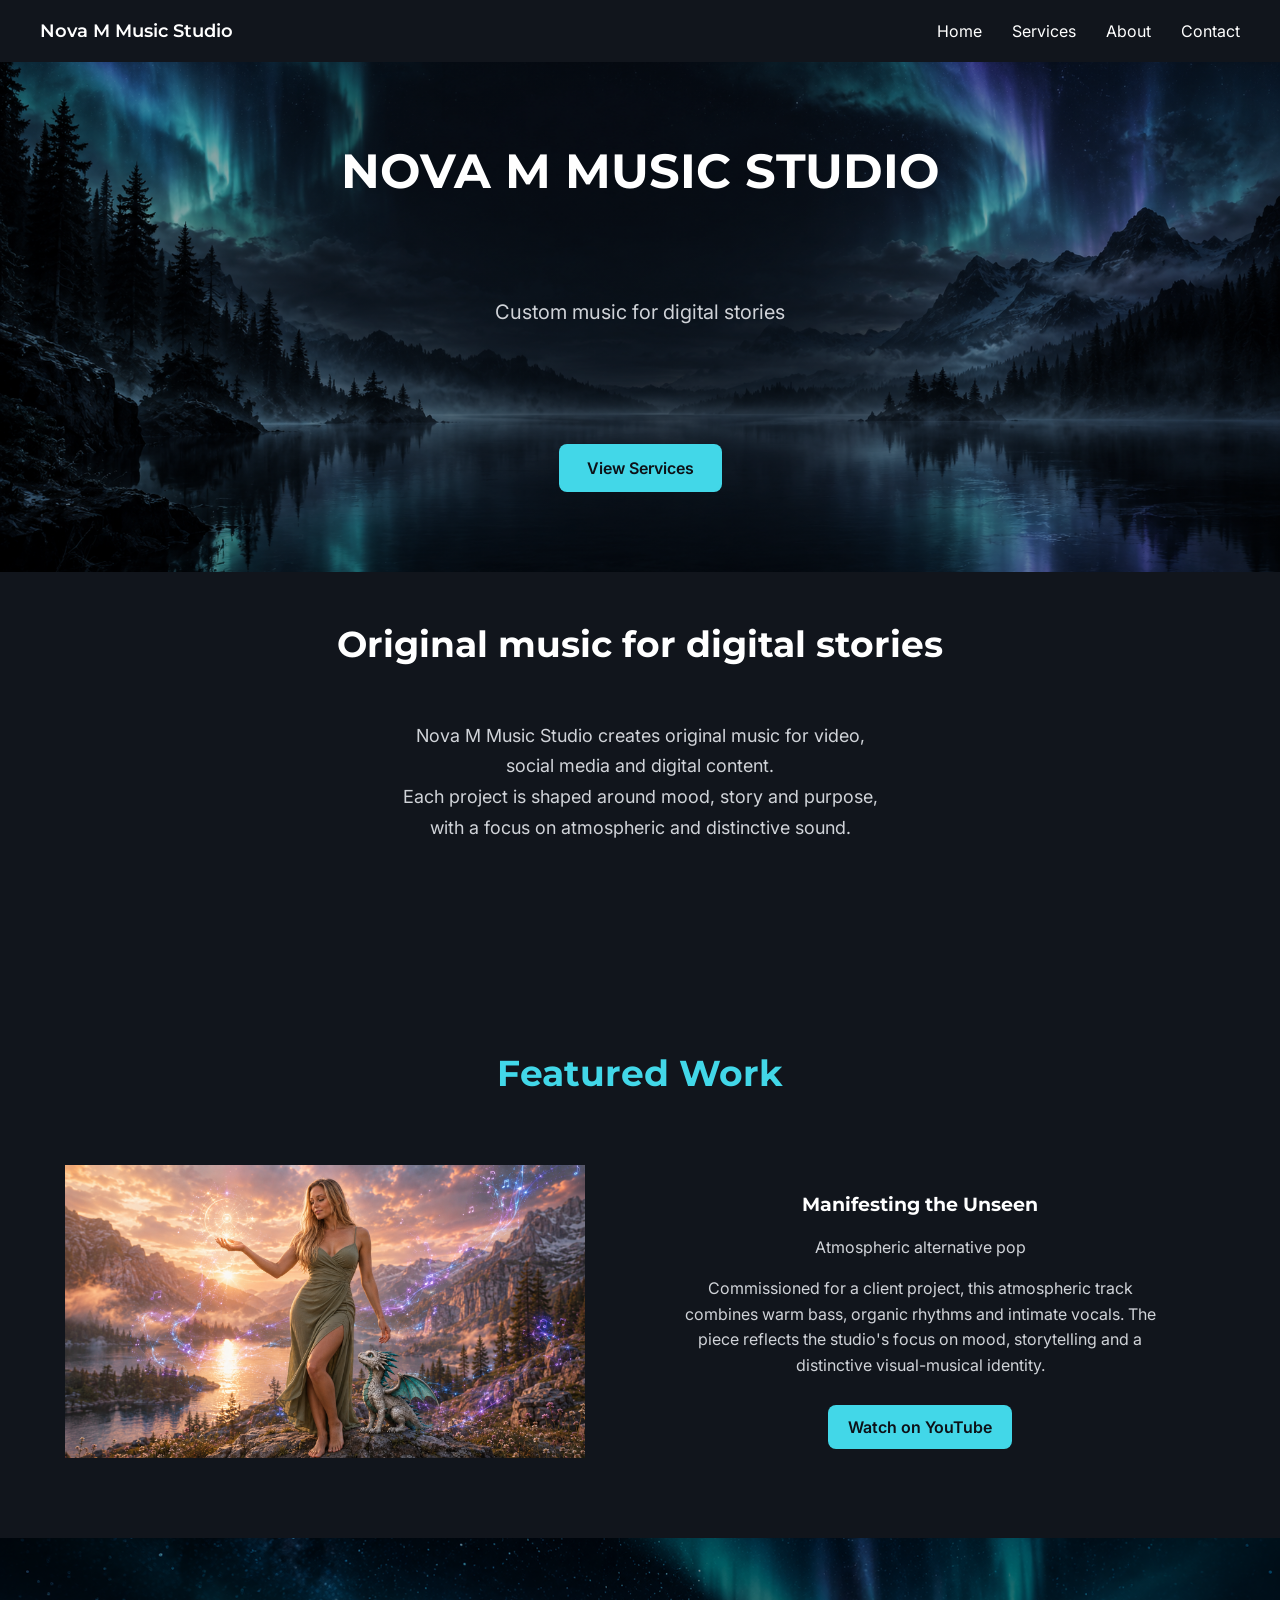
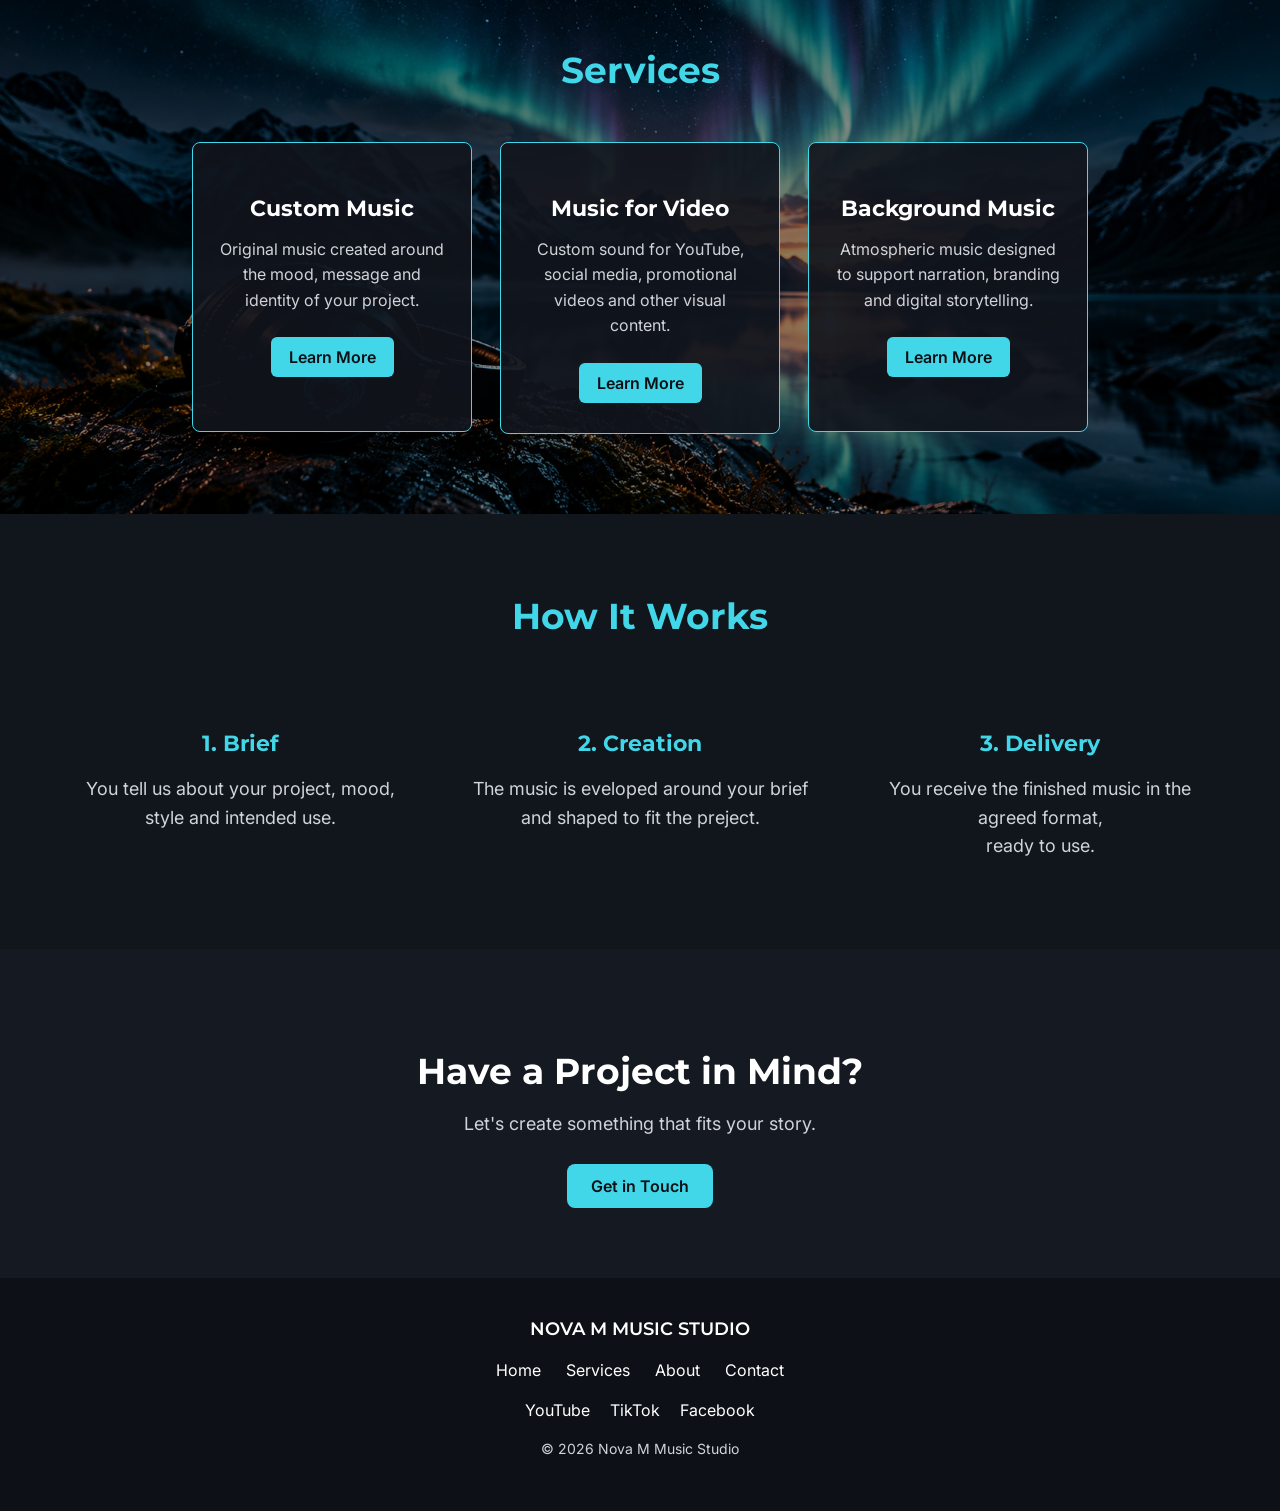
<file: index.html>
<!DOCTYPE html>
<html lang="en">

<head>
    <meta charset="UTF-8">
    <meta name="viewport" content="width=device-width, initial-scale=1.0">
    <title>Nova M Music Studio</title>
    <link rel="stylesheet" href="css/style.css">
</head>

<body>

    <header>
        <nav>
            <a href="index.html">Nova M Music Studio</a>

            <!-- Knapp för mobilmenyn -->
            <button class="menu-toggle" type="button" aria-label="Open menu">
                ☰
            </button>

            <ul class="nav-links">
                <li><a href="index.html">Home</a></li>
                <li><a href="services.html">Services</a></li>
                <li><a href="about.html">About</a></li>
                <li><a href="contact.html">Contact</a></li>
            </ul>
        </nav>
    </header>

    <main>
        <section class="hero">
            <!-- Hero -->

            <h1>NOVA M MUSIC STUDIO</h1>
            <p>Custom music for digital stories</p>
            <a href="services.html">View Services</a>

        </section>

        <section class="introduction">
            <!-- Introduction -->

            <h2>Original music for digital stories</h2>
            <p> Nova M Music Studio creates original music for video,<br> social media and digital content.<br>
                Each project is shaped around mood, story and purpose,<br> with a focus on atmospheric
                and distinctive sound.
            </p>
        </section>


        <section class="featured-work">
            <!-- Featured Work -->
            <h2>Featured Work</h2>

            <img src="images/manifest-the-unseen.png" alt="Cover artwork for Manifesting the Unseen">

            <div class="featured-work-text">
                <h3>Manifesting the Unseen</h3>

                <p>Atmospheric alternative pop</p>

                <p>
                    Commissioned for a client project, this atmospheric track
                    combines warm bass, organic rhythms and intimate vocals.
                    The piece reflects the studio's focus on mood, storytelling
                    and a distinctive visual-musical identity.
                </p>

                <a href="https://www.youtube.com/watch?v=4ziVur1K7rw" target="_blank">
                    Watch on YouTube
                </a>
            </div>
        </section>

        <section class="services">
            <!-- Services -->
            <h2>Services</h2>
            <div class="service-card">
                <h3>Custom Music</h3>
                <p>Original music created around the mood, message and identity of your project.</p>
                <a href="services.html">Learn More</a>
            </div>
            <div class="service-card">
                <h3>Music for Video</h3>
                <p>Custom sound for YouTube, social media, promotional videos and other visual content.
                </p>
                <a href="services.html">Learn More</a>

            </div>
            <div class="service-card">
                <h3>Background Music</h3>
                <p>Atmospheric music designed to support narration, branding and digital storytelling.</p>

                <a href="services.html">Learn More</a>
            </div>
        </section>

        <section class="how-it-works">
            <!-- How it works -->
            <h2>How It Works</h2>
            <div class="process-container">

                <div class="process-step">
                    <h3>1. Brief</h3>
                    <p>You tell us about your project, mood,<br> style and intended use.</p>
                </div>
                <div class="process-step">
                    <h3>2. Creation</h3>
                    <p>The music is eveloped around your brief <br>and shaped to fit the preject.</p>
                </div>
                <div class="process-step">
                    <h3>3. Delivery</h3>
                    <p>You receive the finished music in the agreed format,<br> ready to use.</p>
                </div>
            </div>
        </section>

        <section class="cta">
            <!-- CTA -->
            <h2>Have a Project in Mind?</h2>
            <p>Let's create something that fits your story.</p>
            <a href="contact.html">Get in Touch</a>
        </section>
    </main>

    <footer>
        <!-- Footer -->
        <p>NOVA M MUSIC STUDIO</p>

        <nav>
            <ul>
                <li><a href="index.html">Home</a></li>
                <li><a href="services.html">Services</a></li>
                <li><a href="about.html">About</a></li>
                <li><a href="contact.html">Contact</a></li>
            </ul>
            <div class="social-links">
                <a href="#">YouTube</a>
                <a href="#">TikTok</a>
                <a href="#">Facebook</a>
            </div>
            <p>&copy; 2026 Nova M Music Studio</p>
        </nav>
    </footer>

    <script src="js/main.js"></script>
</body>

</html>
</file>
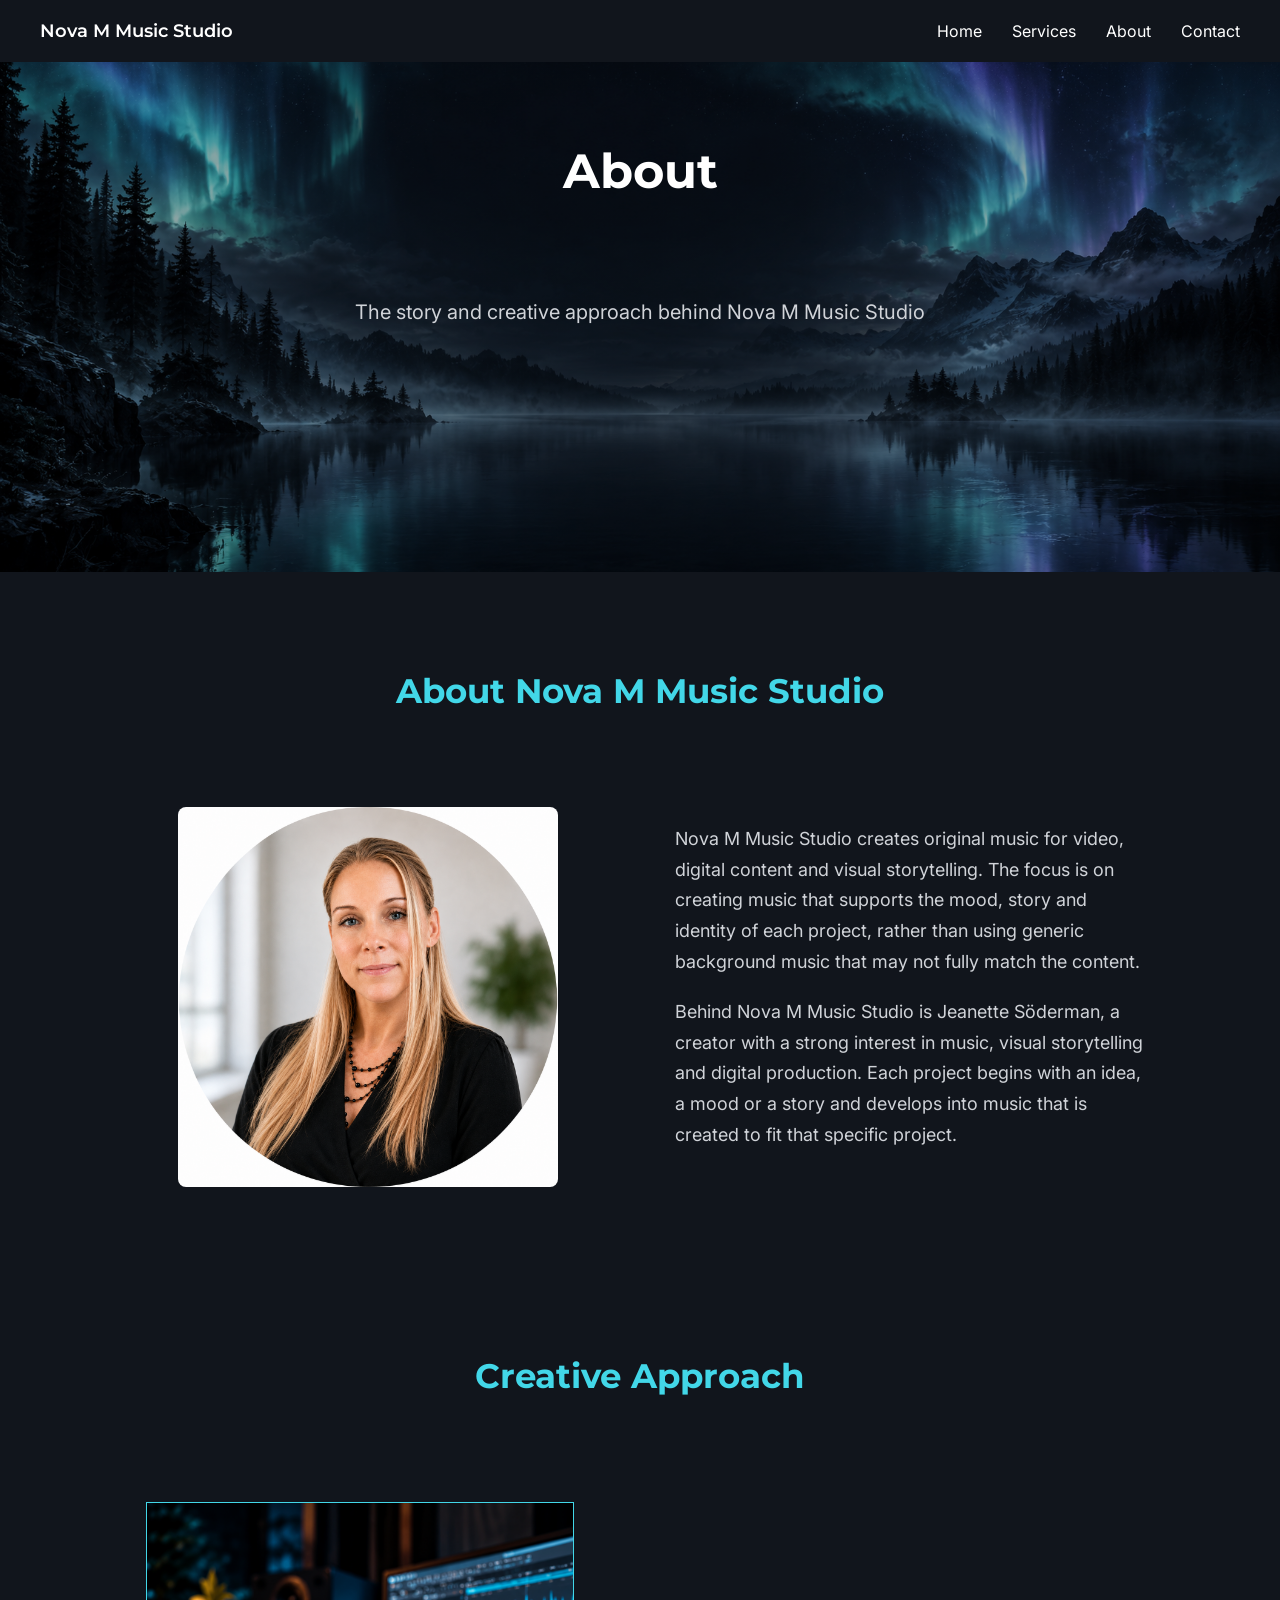
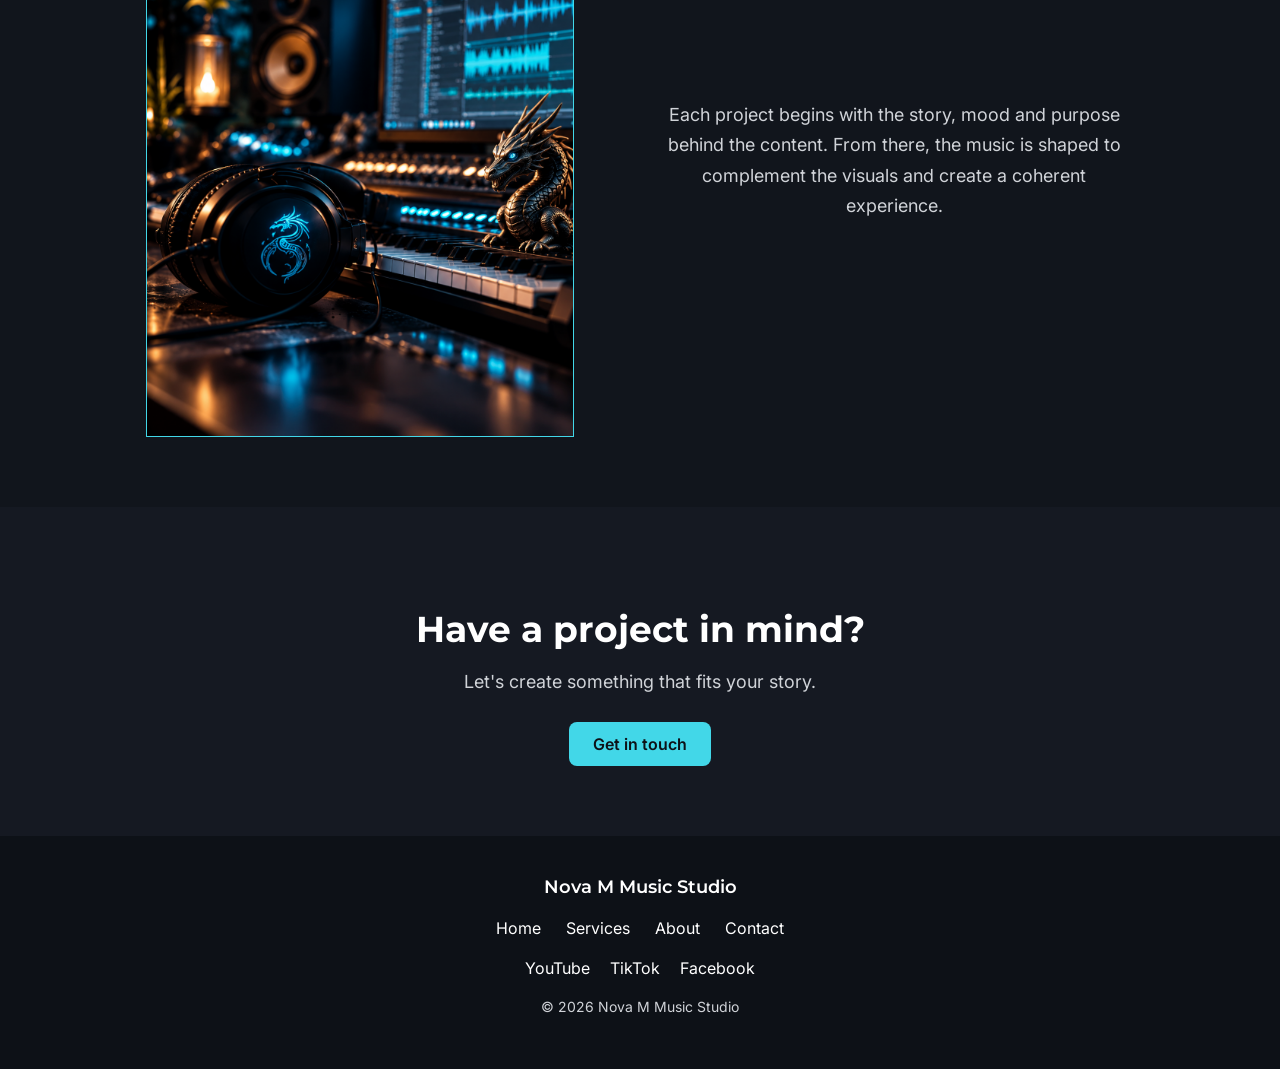
<file: about.html>
<!DOCTYPE html>
<html lang="en">

<head>
    <meta charset="UTF-8">
    <meta name="viewport" content="width=device-width, initial-scale=1.0">
    <title>About</title>
    <link rel="stylesheet" href="css/style.css">
</head>

<body>
    <header>
        <nav>
            <a href="index.html">Nova M Music Studio</a>

            <!-- Knapp för mobilmenyn -->
            <button class="menu-toggle" type="button" aria-label="Open menu">
                ☰
            </button>

            <ul class="nav-links">
                <li><a href="index.html">Home</a></li>
                <li><a href="services.html">Services</a></li>
                <li><a href="about.html">About</a></li>
                <li><a href="contact.html">Contact</a></li>
            </ul>
        </nav>
    </header>

    <main>
        <section class="hero">
            <h1>About</h1>
            <p>
                The story and creative approach behind
                Nova M Music Studio
            </p>
        </section>

        <section class="about-studio">
            <!-- About Nova M Music Studio -->

            <h2>About Nova M Music Studio</h2>

            <img src="images/jeanette2.png" alt="Portrait of the creator behind Nova M Music Studio">

            <div class="about-text">
                <p>
                    Nova M Music Studio creates original music for video,
                    digital content and visual storytelling.
                    The focus is on creating music that supports the mood,
                    story and identity of each project, rather than using
                    generic background music that may not fully match
                    the content.
                </p>

                <p>
                    Behind Nova M Music Studio is Jeanette Söderman,
                    a creator with a strong interest in music,
                    visual storytelling and digital production.
                    Each project begins with an idea, a mood or a story
                    and develops into music that is created to fit
                    that specific project.
                </p>
            </div>
        </section>

        <section class="creative-approach">
            <h2>Creative Approach</h2>

            <img src="images/creativeapproach.png" alt="Music production studio with keyboard and audio equipment">

            <p>
                Each project begins with the story, mood and purpose
                behind the content. From there, the music is shaped
                to complement the visuals and create a coherent experience.
            </p>
        </section>

        <section class="cta">
            <!-- CTA -->

            <h2>Have a project in mind?</h2>

            <p>
                Let's create something that fits your story.
            </p>

            <a href="contact.html">Get in touch</a>
        </section>
    </main>

    <footer>
        <!-- Footer -->

        <p>Nova M Music Studio</p>

        <nav>
            <ul>
                <li><a href="index.html">Home</a></li>
                <li><a href="services.html">Services</a></li>
                <li><a href="about.html">About</a></li>
                <li><a href="contact.html">Contact</a></li>
            </ul>

            <div class="social-links">
                <a href="#">YouTube</a>
                <a href="#">TikTok</a>
                <a href="#">Facebook</a>
            </div>

            <p>&copy; 2026 Nova M Music Studio</p>
        </nav>
    </footer>

    <script src="js/main.js"></script>
</body>

</html>
</file>
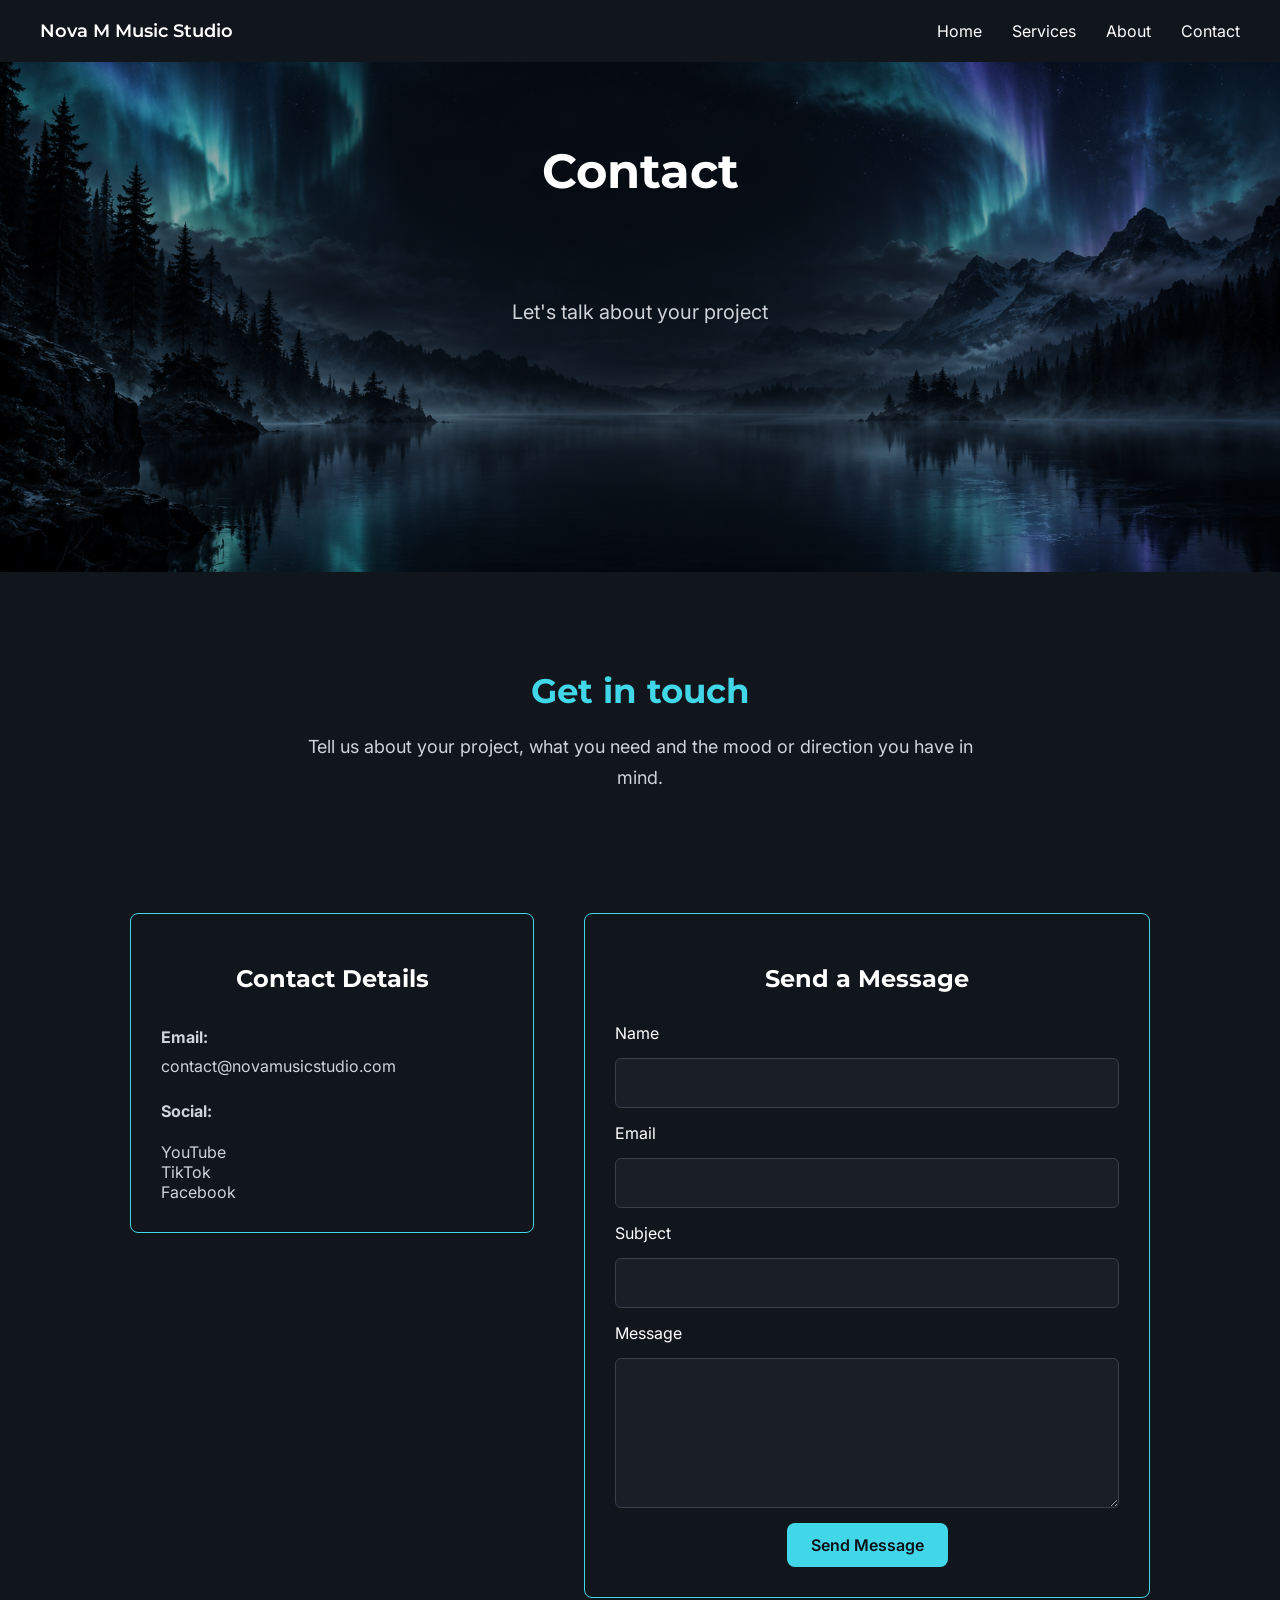
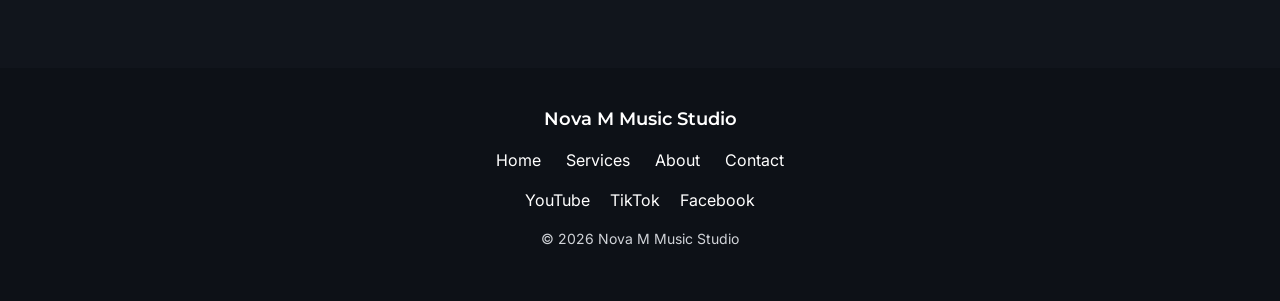
<file: contact.html>
<!DOCTYPE html>
<html lang="en">

<head>
    <meta charset="UTF-8">
    <meta name="viewport" content="width=device-width, initial-scale=1.0">
    <title>Contact</title>
    <link rel="stylesheet" href="css/style.css">
</head>

<body>
    <header>
        <nav>
            <a href="index.html">Nova M Music Studio</a>

            <!-- Knapp för mobilmenyn -->
            <button class="menu-toggle" type="button" aria-label="Open menu">
                ☰
            </button>

            <ul class="nav-links">
                <li><a href="index.html">Home</a></li>
                <li><a href="services.html">Services</a></li>
                <li><a href="about.html">About</a></li>
                <li><a href="contact.html">Contact</a></li>
            </ul>
        </nav>
    </header>

    <main>
        <section class="hero">
            <!-- Hero -->
            <h1>Contact</h1>
            <p>Let's talk about your project</p>
        </section>



        <!-- Contact Details -->
        <section class="contact">
            <h2>Get in touch</h2>

            <p>Tell us about your project, what you need
                and the mood or direction you have in mind.
            </p>
        </section>

        <!-- Contact area -->
        <div class="contact-container">

            <!-- Contact Details -->
            <section class="contact-details">
                <h2>Contact Details</h2>
                <p>
                    <strong>Email:</strong><br>
                    contact@novamusicstudio.com
                </p>
                <p>
                    <strong>Social:</strong>
                </p>

                <ul>
                    <li><a href="#">YouTube</a></li>
                    <li><a href="#">TikTok</a></li>
                    <li><a href="#">Facebook</a></li>
                </ul>
            </section>

            <!-- Contact Form -->
            <section class="contact-form">
                <!-- Rubrik för formulärdelen -->
                <h2>Send a Message</h2>

                <!--Kontaktformuläret.novalidate stänger av
                    webbläsarens egen validering så att valideringen i stället
                     kan hanteras med JavaScript.-->
                <form novalidate>
                    <label for="name">Name</label>
                    <input type="text" id="name" name="name">

                    <label for="email">Email</label>
                    <input type="email" id="email" name="email">

                    <label for="subject">Subject</label>
                    <input type="text" id="subject" name="subject">

                    <label for="message">Message</label>

                    <!--textarea används eftersom meddelandet kan bestå av flera rader
                    och behöver mer utrymme än ett vanligt inputfält.-->
                    <textarea id="message" name="message"></textarea>

                    <!--type="submit" gör att knappen försöker skicka formuläret.
                    JavaScript fångar submit-händelsen och validerar fälten först.-->
                    <button type="submit">Send Message</button>
                </form>
            </section>
        </div>

    </main>
    <footer>
        <!-- Footer -->
        <p>Nova M Music Studio</p>

        <nav>
            <ul>
                <li><a href="index.html">Home</a></li>
                <li><a href="services.html">Services</a></li>
                <li><a href="about.html">About</a></li>
                <li><a href="contact.html">Contact</a></li>
            </ul>
            <div class="social-links">
                <a href="#">YouTube</a>
                <a href="#">TikTok</a>
                <a href="#">Facebook</a>
            </div>
            <p>&copy; 2026 Nova M Music Studio</p>
        </nav>
    </footer>

    <script src="js/main.js"></script>
    <script src="js/contact.js"></script>

</body>

</html>
</file>
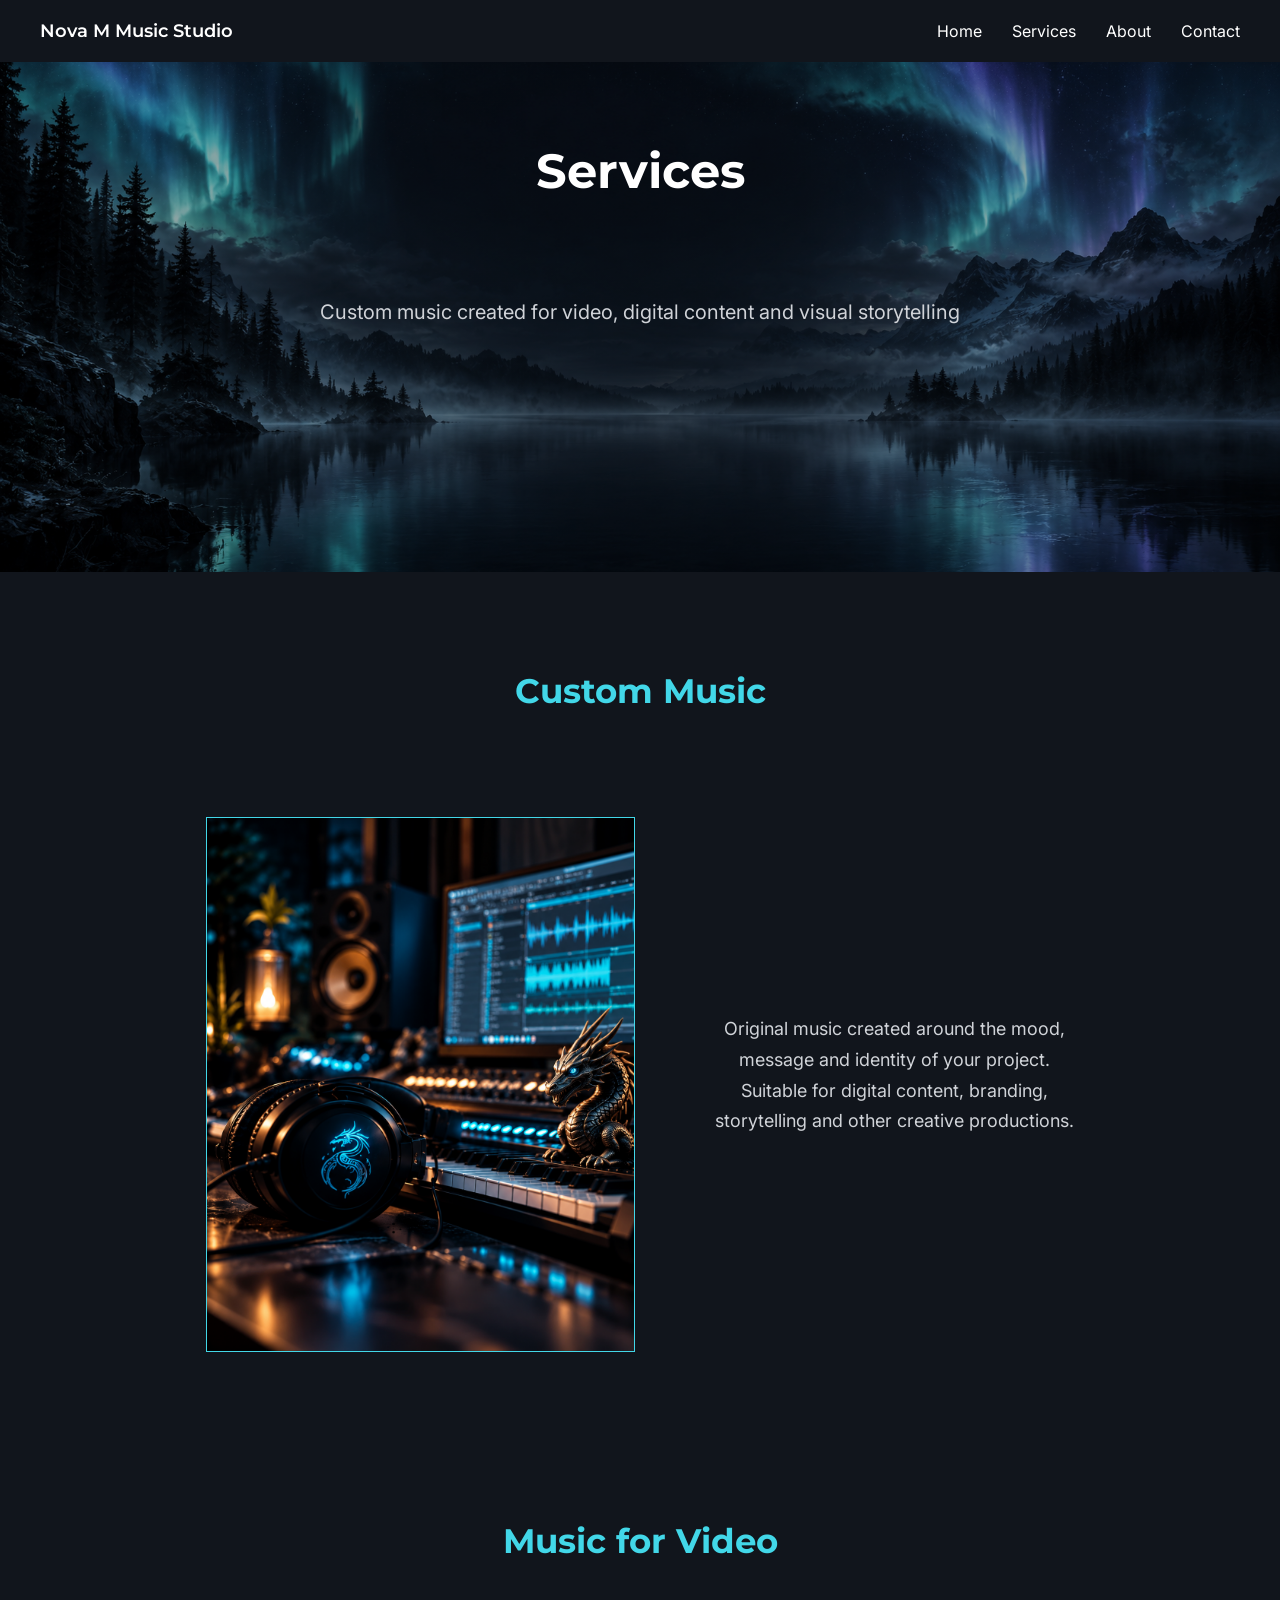
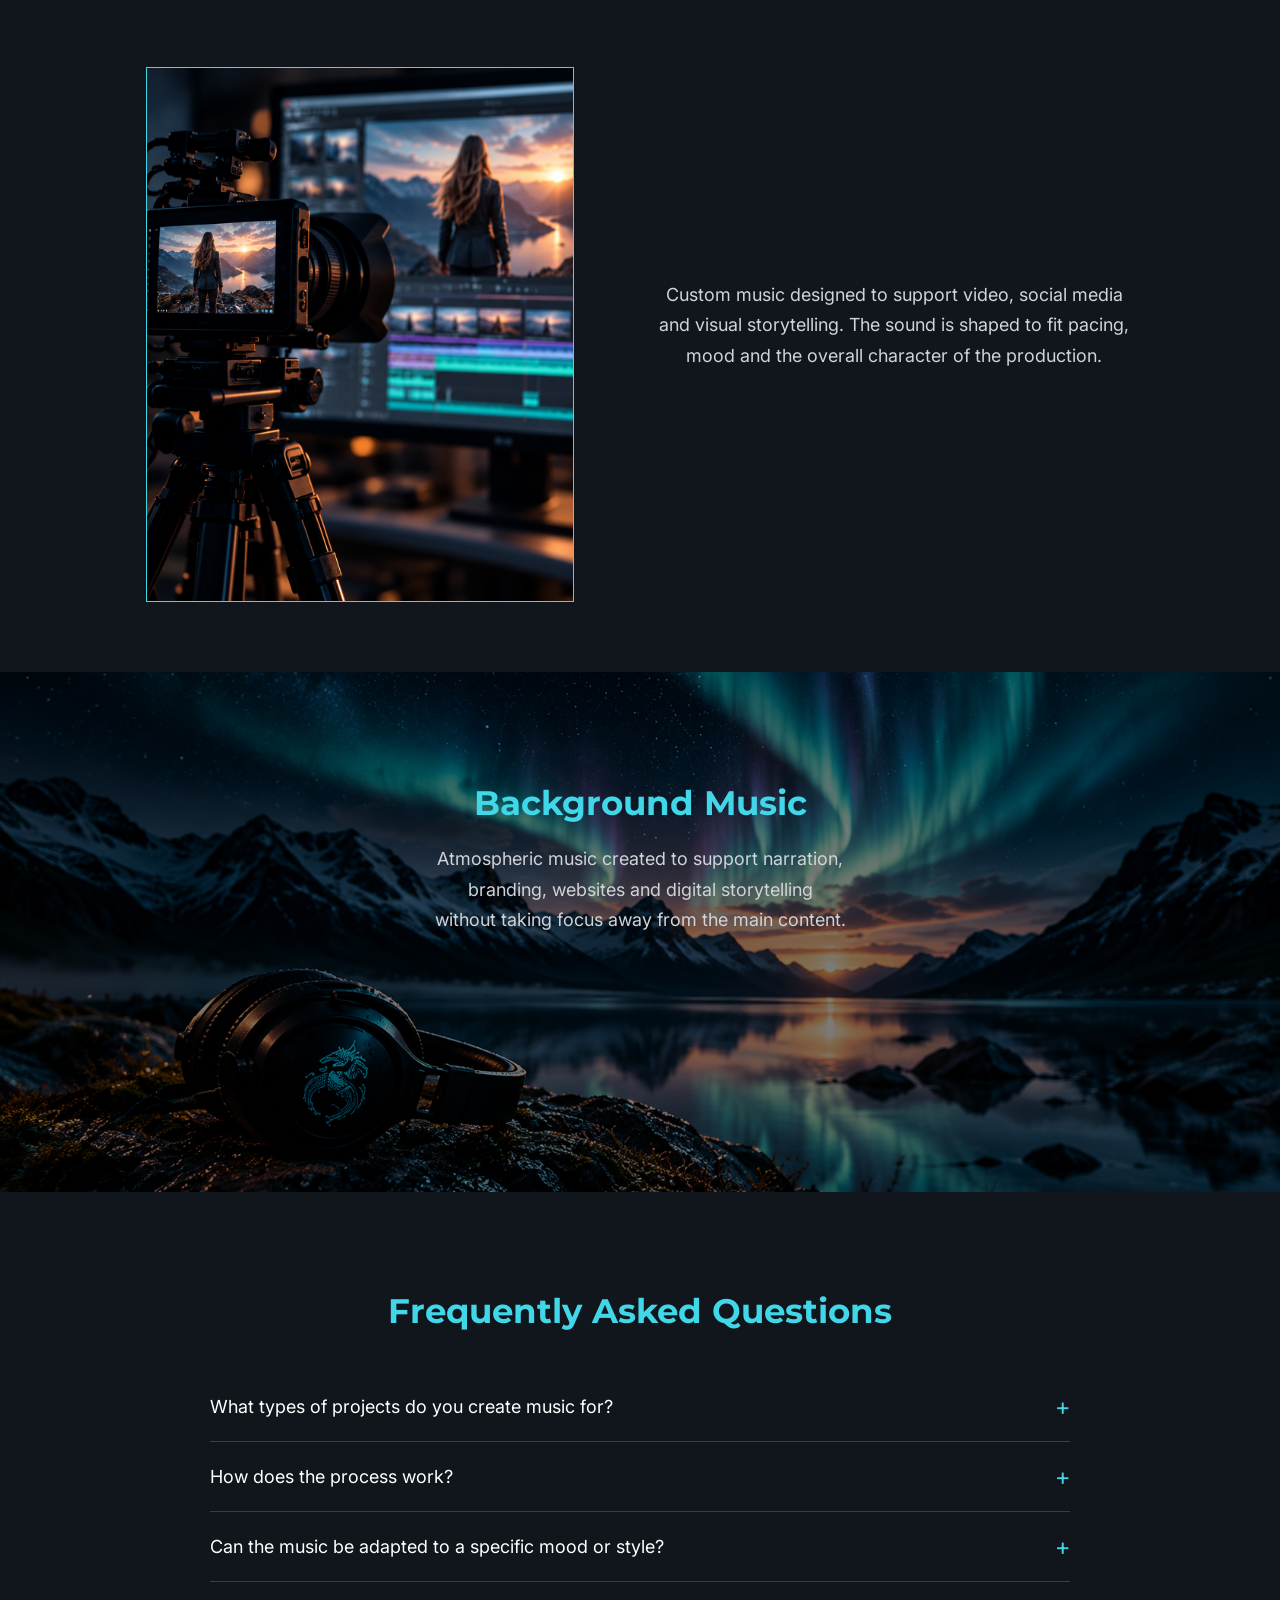
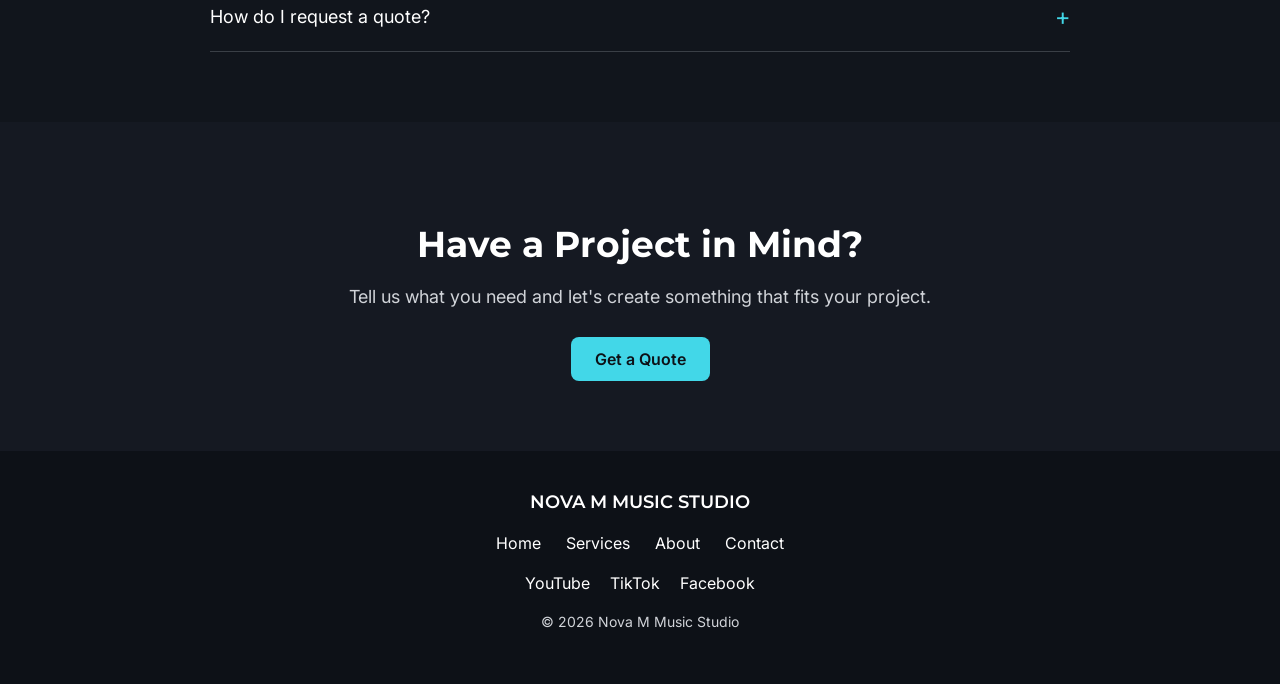
<file: services.html>
<!DOCTYPE html>
<html lang="en">

<head>
    <meta charset="UTF-8">
    <meta name="viewport" content="width=device-width, initial-scale=1.0">
    <title>Services</title>
    <link rel="stylesheet" href="css/style.css">
</head>

<body>
    <header>
        <nav>
            <a href="index.html">Nova M Music Studio</a>

            <!-- Knapp för mobilmenyn -->
            <button class="menu-toggle" type="button" aria-label="Open menu">
                ☰
            </button>

            <ul class="nav-links">
                <li><a href="index.html">Home</a></li>
                <li><a href="services.html">Services</a></li>
                <li><a href="about.html">About</a></li>
                <li><a href="contact.html">Contact</a></li>
            </ul>
        </nav>
    </header>

    <main>

        <!-- Tjänster -->
        <section class="hero">
            <h1>Services</h1>
            <p>Custom music created for video, digital content and visual storytelling</p>
        </section>

        <!-- Custom Music -->
        <section class="service-details">
            <h2>Custom Music</h2>

            <img src="images/creativeapproach.png" alt="Music studio production">

            <p>
                Original music created around the mood,<br>
                message and identity of your project.<br>
                Suitable for digital content, branding,<br>
                storytelling and other creative productions.
            </p>
        </section>

        <!-- Music for Video -->
        <section class="service-details">
            <h2>Music for Video</h2>

            <img src="images/videomaking.png" alt="Video production and editing">

            <p>
                Custom music designed to support video, social media
                and visual storytelling. The sound is shaped to fit
                pacing, mood and the overall character of the production.
            </p>
        </section>

        <!-- Background Music -->
        <section class="background-music">
            <h2>Background Music</h2>

            <p>
                Atmospheric music created to support narration,<br>
                branding, websites and digital storytelling<br>
                without taking focus away from the main content.
            </p>
        </section>

        <!-- FAQ -->
        <section class="faq">
            <h2>Frequently Asked Questions</h2>

            <div class="faq-item">
                <button type="button">
                    What types of projects do you create music for?
                    <span class="faq-icon">+</span>
                </button>

                <p>
                    Nova M Music Studio creates music for video,
                    social media, branding and other digital content.
                </p>
            </div>

            <div class="faq-item">
                <button type="button">
                    How does the process work?
                    <span class="faq-icon">+</span>
                </button>

                <p>
                    The process starts with a brief, followed by
                    creation and delivery of the finished music.
                </p>
            </div>

            <div class="faq-item">
                <button type="button">
                    Can the music be adapted to a specific mood or style?
                    <span class="faq-icon">+</span>
                </button>

                <p>
                    Yes, each project is shaped around the requested
                    mood, style and purpose.
                </p>
            </div>

            <div class="faq-item">
                <button type="button">
                    How do I request a quote?
                    <span class="faq-icon">+</span>
                </button>

                <p>
                    You can send information about your project
                    through the contact page or send us an email.
                </p>
            </div>
        </section>

        <!-- CTA -->
        <section class="cta">
            <h2>Have a Project in Mind?</h2>

            <p>
                Tell us what you need and let's create something
                that fits your project.
            </p>

            <a href="contact.html">Get a Quote</a>
        </section>

    </main>

    <!-- Footer -->
    <footer>
        <p>NOVA M MUSIC STUDIO</p>

        <nav>
            <ul>
                <li><a href="index.html">Home</a></li>
                <li><a href="services.html">Services</a></li>
                <li><a href="about.html">About</a></li>
                <li><a href="contact.html">Contact</a></li>
            </ul>

            <div class="social-links">
                <a href="#">YouTube</a>
                <a href="#">TikTok</a>
                <a href="#">Facebook</a>
            </div>

            <p>&copy; 2026 Nova M Music Studio</p>
        </nav>
    </footer>

    <script src="js/main.js"></script>
    <script src="js/faq.js"></script>

</body>

</html>
</file>
<file: css/style.css>
@import url("https://fonts.googleapis.com/css2?family=Inter:wght@400;500;600&family=Montserrat:wght@500;600;700&display=swap");

/* Grundstyling för hela sidan*/
* {
  box-sizing: border-box;
}

body {
  margin: 0;
  background-color: #11151c;
  color: #ffffff;
  font-family: "Inter", sans-serif;
}

h1,
h2,
h3 {
  font-family: "Montserrat", sans-serif;
}

/* Grundstyling för alla textparagrafer*/
p {
  color: #d0d3d8;
  margin-top: 0;
}

/* Tar bort den vanliga understrykningen från länkarna och låter dem ärva textfärg */
a {
  color: inherit;
  text-decoration: none;
}

/* Styling för header + navigation*/
header {
  background-color: #11151c;
  padding: 20px 40px;
}

/* Flexbox ser till att logotypen och menyn ligger bredvid varandra */
header nav {
  display: flex;
  justify-content: space-between; /* Skjuter logotypen åt vänster och menyn åt höger */
  align-items: center; /* Centrerar innehållet vertikalt */
}

/* Style för den länken som ligger direkt i nav, alltså logotyptexten */
header nav > a {
  font-family: "Montserrat", sans-serif;
  font-weight: 600;
  font-size: 18px;
}

/* Styling för navigationen, gör så den hamnar på en rad*/
header nav ul {
  display: flex;
  list-style: none; /* Tar bort listans punkter */
  gap: 30px; /* Avstånd mellan menyvalen */
  margin: 0;
  padding: 0;
}

/* Styling för länkarna i navigationen*/
header nav a {
  color: #ffffff;
}

/* Styling vid hovring över länkarna i navigationen*/
header nav a:hover {
  color: #42d7e8;
}

/* Styling för Hero*/
.hero {
  /* Gemensam hero som används på flera sidor */
  min-height: 510px;

  /* Lägger ett mörkt lager ovanpå bakgrundsbilden för bättre läsbarhet */
  background-image:
    linear-gradient(rgba(0, 0, 0, 0.35), rgba(0, 0, 0, 0.35)),
    url("../images/Hero.png");

  background-size: cover; /* bilden täcker hela hero-sektionen */
  background-position: center 50%; /* Bestämmer vilken del av bakgrundsbilden som ska ligga i centrum */
  display: flex; /* används för att placera innehållet lodrätt */
  flex-direction: column; /* Lägger innehållet i en lodrät kolumn */
  justify-content: flex-start; /* Gör så att rubrik, text och knapp börjar högre upp */
  align-items: center; /* Centrerar innehållet vågrätt */
  text-align: center;
  padding: 70px 20px 40px;
}

/* Styling för hero rubriken*/
.hero h1 {
  font-size: 48px;
  margin-bottom: 70px;
  transform: translateY(
    -30px
  ); /* Flyttar rubriken uppåt utan att nåt annat flyttas */
}

/* Styling för herotexten*/
.hero p {
  font-size: 20px;

  margin-bottom: 120px;
}
/* Styling för knappen i hero*/
.hero a {
  background-color: #42d7e8;
  color: #0d1117;
  padding: 14px 28px;
  border-radius: 8px;
  font-weight: 600;
}

/* Styling för Introduction*/
.introduction {
  text-align: center;
  max-width: 900px; /* Begränsar textens bredd så att raderna inte blir för långa */
  margin: 0 auto; /* auto på sidorna centrerar sektionen */
  padding: 50px 20px 80px;
}

/* Styling för rubriken i introduction*/
.introduction h2 {
  font-size: 36px;
  margin-bottom: 25px;
  transform: translateY(-30px); /* Flyttar rubriken lite uppåt */
}

.introduction p {
  font-size: 18px;
  line-height: 1.7; /* Ökar radavståndet för bättre läsbarhet */
}

/* Styling för Featured Work sektionen */
.featured-work {
  display: grid; /*används för att placera bild och text i två kolumner */
  grid-template-columns: 1fr 1fr; /* Skapar två lika breda kolumner */
  gap: 60px; /* Avstånd mellan kolumner och rader */
  align-items: center;
  padding: 80px 40px;
}

/* Rubriken ligger över båda grid-kolumnerna */
.featured-work h2 {
  grid-column: 1 / -1;
  text-align: center;
  font-size: 36px;
  margin-bottom: 10px;
  color: #42d7e8;
}

/* Bilden i Featured Work */
.featured-work img {
  width: 100%;
  max-width: 520px; /* ser till att inte bilden blir för stor på breda skärmar */
  justify-self: center; /* Centrerar bilden i sin grid-kolumn */
}

/* Begränsar bredden på textdelen */
.featured-work > div {
  max-width: 500px;
}

/* Ökar radavståndet i texten */
.featured-work p {
  line-height: 1.6;
}

/* Centrerar textinnehållet i högra kolumnen */
.featured-work-text {
  text-align: center;
}

/* YouTube-knappen */
.featured-work-text a {
  display: inline-block; /* stylar som en knapp */

  background-color: #42d7e8;
  color: #0d1117;
  padding: 12px 20px;
  border-radius: 8px;
  font-weight: 600;
  margin-top: 10px;
}

/* Styling för Services*/
.services {
  padding: 80px 20px;
  text-align: center;
  background-image:
    linear-gradient(rgba(0, 0, 0, 0.45), rgba(0, 0, 0, 0.45)),
    url("../images/SERVICES-\ sektion.png"); /* Mörkt lager över bakgrundsbilden gör texten tydligare */
  background-size: cover; /* bakgrundsbilden fyller sektionen */
  background-position: center;
}

/* Rubriken Services */
.services h2 {
  font-size: 36px;
  color: #42d7e8;
  margin-bottom: 50px;
}

/* Kort för de olika tjänsterna */
.service-card {
  display: inline-block; /* placerar flera kort på samma rad */
  vertical-align: top; /* korten linjeras från toppen */
  width: 280px; /* Ger korten en jämnare bredd */
  max-width: 100%; /* Gör att korten fortfarande får plats på mindre skärmar */
  min-height: 290px; /* Håller korten mer lika i höjd */
  margin: 0 12px;
  padding: 30px 24px;
  background-color: rgba(
    17,
    21,
    28,
    0.9
  ); /* Halvtransparent bakgrund gör att bakgrundsbilden syns svagt igenom */
  border: 1px solid #42d7e8;
  border-radius: 8px;
}

.service-card h3 {
  font-size: 22px;
  margin-bottom: 15px;
}

.service-card p {
  line-height: 1.6;
  margin-bottom: 24px;
}

/* Learn More-knappar */
.service-card a {
  display: inline-block;
  background-color: #42d7e8;
  color: #0d1117;
  padding: 10px 18px;
  border-radius: 6px;
  font-weight: 600;
}

/* Styling för How it works sektionen*/
.how-it-works {
  padding: 50px 40px;
  text-align: center;
}

.how-it-works h2 {
  font-size: 36px;
  color: #42d7e8;
  margin-bottom: 50px;
}

/* Wrapper som håller processstegen på samma rad */
.process-container {
  display: flex;
  justify-content: center; /* Centrerar de tre stegen */
  gap: 0px;
}

/* Varje steg får lika stor del av utrymmet */
.process-step {
  flex: 1;
  padding: 20px;
  text-align: center;
}

.process-step h3 {
  color: #42d7e8;
  font-size: 22px;
  margin-bottom: 18px;
}

.process-step p {
  font-size: 18px;
  line-height: 1.6;
}

/* Styling för CTA*/
.cta {
  text-align: center;
  padding: 70px 20px;
  background-color: #151922;
}

.cta h2 {
  font-size: 36px;
  margin-bottom: 20px;
}

.cta p {
  font-size: 18px;
  margin-bottom: 30px;
}

.cta a {
  display: inline-block;
  background-color: #42d7e8;
  color: #0d1117;
  padding: 12px 24px;
  border-radius: 8px;
  font-weight: 600;
}

/* Styling för footern*/
footer {
  background-color: #0d1117;
  text-align: center;
  padding: 40px 20px;
}

/* Styling för studions namn högst upp i footern */
footer > p:first-child {
  font-family: "Montserrat", sans-serif;
  font-weight: 600;
  font-size: 18px;
  color: #ffffff;
  margin-bottom: 20px;
}

/* footer-navigationen hamnar på en rad */
footer nav ul {
  display: flex;
  justify-content: center;
  gap: 25px;
  list-style: none; /* Tar bort listans punkter */
  margin: 0 0 20px;
  padding: 0;
}

footer nav a {
  color: #ffffff;
}

/* ändrar fär vid hovring */
footer nav a:hover {
  color: #42d7e8;
}

/* länkarna hamnar brevid varandra */
.social-links {
  display: flex;
  justify-content: center;
  gap: 20px;
  margin-bottom: 20px;
}

footer p {
  font-size: 14px;
}

.service-details {
  max-width: 1100px;
  margin: 0 auto;
  padding: 70px 40px;
  text-align: center;
  display: flex;
  flex-wrap: wrap;
  align-items: center;
  justify-content: center;
  gap: 80px; /* Avstånd mellan bild och text */
}

.service-details h2 {
  width: 100%;
  font-size: 34px;
  color: #42d7e8;
  margin-bottom: 25px;
}

.service-details p {
  font-size: 18px;
  line-height: 1.7;
  max-width: 480px;
}

.service-details img {
  width: 42%;
  max-width: 460px;
  height: auto;
  border: 1px solid #42d7e8;
}

/* Background Music på Services sidan */
.background-music {
  min-height: 520px;
  padding: 70px 40px 120px;
  background-image:
    linear-gradient(rgba(0, 0, 0, 0.5), rgba(0, 0, 0, 0.5)),
    url("../images/SERVICES- sektion.png");
  background-size: cover;
  background-position: center;
  display: flex;
  flex-direction: column;
  justify-content: flex-start;
  align-items: center;
  text-align: center;
}

.background-music h2 {
  font-size: 34px;
  color: #42d7e8;
  margin-top: 40px;
  margin-bottom: 20px;
}

.background-music p {
  max-width: 650px;
  font-size: 18px;
  line-height: 1.7;
}

/* FAQ */
.faq {
  max-width: 900px;
  margin: 0 auto;
  padding: 70px 20px;
}

/* rubrik */
.faq h2 {
  text-align: center;
  font-size: 34px;
  color: #42d7e8;
  margin-bottom: 40px;
}

/* Varje fråga med tillhörande svar */
.faq-item {
  border-bottom: 1px solid #3a3f46;
  padding: 20px 0;
}

/* Själva frågan */
.faq-item button {
  width: 100%;

  /* Gör så att frågan kan ligga till vänster och plustecknet till höger senare */
  display: flex;
  justify-content: space-between;
  align-items: center;

  background: none;
  border: none;
  color: #ffffff;
  font-family: "Inter", sans-serif;
  font-size: 18px;
  text-align: left;
  cursor: pointer;
  padding: 0;
}

/* Svaret under frågan */
.faq-item p {
  display: none; /* Döljer svaren från början */
  margin-top: 15px;
  margin-bottom: 0;
  line-height: 1.6;
  color: #d0d3d8;
}

/* Plustecknet i FAQ */
.faq-icon {
  font-size: 24px;
  color: #42d7e8;
}

/* About sidan Nova M Music Studio */
.about-studio {
  max-width: 1100px; /* Begränsar hur bred sektionen får bli */
  margin: 0 auto; /* Centrerar sektionen på sidan */
  padding: 70px 40px; /* Ger luft runt innehållet */

  display: grid; /* Delar upp sektionen i kolumner */
  grid-template-columns: 1fr 1fr; /* Skapar två lika breda delar */
  align-items: center; /* Centrerar bild och text i höjdled */
  gap: 70px; /* Mellanrum mellan profilbilden och texten */
}

/* Rubriken ska ligga över hela sektionen */
.about-studio h2 {
  grid-column: 1 / -1; /* Gör att rubriken går över båda kolumnerna */
  text-align: center;
  font-size: 34px;
  color: #42d7e8;
  margin-bottom: 25px;
}

/* Profilbilden */
.about-studio img {
  width: 100%;
  max-width: 380px; /* gör så att profilbilden inte blir för stor */
  height: auto; /* Behåller bildens proportioner */
  border-radius: 8px;

  justify-self: center; /* Centrerar bilden till vänster */
}

/* Textblocket bredvid profilbilden */
.about-text {
  max-width: 500px; /* Håller hela textblocket på en lagom bredd */
  justify-self: center; /* Centrerar textblocket i högra grid-kolumnen */
}

/* Styckena inne i textblocket */
.about-text p {
  font-size: 18px; /* Anger textstorleken */
  line-height: 1.7; /* Ger mer mellanrum mellan textraderna */
  margin-bottom: 20px; /* Skapar mellanrum mellan de två styckena */
}

/* Creative approach delen */
.creative-approach {
  max-width: 1100px;
  margin: 0 auto;
  padding: 70px 40px;
  text-align: center;
  display: flex;
  flex-wrap: wrap;
  align-items: center;
  justify-content: center;
  gap: 80px; /* Avstånd mellan bild och text */
}

.creative-approach h2 {
  width: 100%;
  font-size: 34px;
  color: #42d7e8;
  margin-bottom: 25px;
}

.creative-approach p {
  font-size: 18px;
  line-height: 1.7;
  max-width: 480px;
}

.creative-approach img {
  width: 42%;
  max-width: 460px;
  height: auto;
  border: 1px solid #42d7e8;
}

/* Contact-sidan */
.contact {
  max-width: 1100px;
  margin: 0 auto;
  padding: 70px 40px; /* luft ovanför, under och på sidorna */
  text-align: center;
}

/* Rubriken Get in Touch */
.contact h2 {
  font-size: 34px;
  color: #42d7e8;
  margin-bottom: 20px;
}

/* Introduktionstexten */
.contact > p {
  max-width: 700px; /* Gör så att texten inte blir för bred */
  margin: 0 auto 50px; /* Centrerar texten och ger luft under */
  font-size: 18px;
  line-height: 1.7;
}
/* Lägger kontaktuppgifter och formulär bredvid varandra */
.contact-container {
  max-width: 1100px; /* Begränsar hur bred hela kontaktområdet får bli */
  margin: 0 auto; /* Centrerar området på sidan */
  padding: 0 40px 70px;

  display: grid; /* Gör så det blir två kolumner */
  grid-template-columns: 1fr 1.4fr; /* Ger formuläret lite mer plats än kontaktuppgifterna */
  gap: 50px; /* Mellanrummet mellan de två kolumnerna */
  align-items: start;
}

/* Rutan med kontaktuppgifter */
.contact-details {
  border: 1px solid #42d7e8;
  border-radius: 8px;
  padding: 30px;
  min-height: 320px;
}

.contact-details h2 {
  text-align: center;
  font-size: 24px;
  margin-bottom: 30px;
}

.contact-details p {
  line-height: 1.8;
}

.contact-details ul {
  list-style: none; /* Tar bort punktlistan framför sociala medier */
  padding: 0;
  margin: 0;
}

.contact-details a {
  color: #d0d3d8;
}

.contact-details a:hover {
  color: #42d7e8;
}
/* Rutan med kontaktformuläret */
.contact-form {
  border: 1px solid #42d7e8; /* Turkos ram runt formuläret */
  padding: 30px; /* Luft inne i rutan */
  border-radius: 8px;
}

.contact-form h2 {
  text-align: center;
  font-size: 24px;
  margin-bottom: 30px;
}

/* Lägger formulärdelarna under varandra */
.contact-form form {
  display: flex;
  flex-direction: column; /* Gör att fälten hamnar lodrätt */
  gap: 15px; /* Mellanrum mellan fälten */
  border-radius: 8px;
}

/* Fälten i kontaktformuläret */
.contact-form input,
.contact-form textarea {
  width: 100%; /* Gör att fälten fyller hela formulärets bredd */
  padding: 14px 16px; /* Gör fälten högre och ger mer luft runt texten */
  background-color: #1a1f27;
  border: 1px solid #38414a;
  border-radius: 6px;
  color: #ffffff;
  font-family: "Inter", sans-serif;
  font-size: 16px;
}

/* Gör meddelanderutan högre än de vanliga fälten */
.contact-form textarea {
  min-height: 150px;
  resize: vertical; /* Gör att användaren kan dra rutan högre om inte texten får plats */
}

/* Knappen som skickar formuläret */
.contact-form button {
  align-self: center; /* Gör att knappen centreras*/
  background-color: #42d7e8;
  color: #0d1117;
  padding: 12px 24px; /* Ger knappen lite mer höjd och bredd */
  border: none; /* Tar bort webbläsarens vanliga knappkant */
  border-radius: 8px;
  font-family: "Inter", sans-serif;
  font-size: 16px;
  font-weight: 600;
  cursor: pointer; /* Visar en hand när man håller musen över knappen */
}

/* Ändrar knappens färg lite när man håller musen över den */
.contact-form button:hover {
  background-color: #35bfd0;
}

/* Hamburgermenyn döljs på större skärmar */
.menu-toggle {
  display: none;
  background: none;
  border: none;
  color: #ffffff;
  font-size: 28px;
  cursor: pointer;
}

/* Anpassar tjänstekorten på mellanstora skärmar */
@media (max-width: 900px) {
  .service-card {
    display: block; /* Lägger korten under varandra när skärmen blir för smal */
    width: 100%;
    max-width: 420px; /* Hindrar korten från att bli för breda */
    margin: 0 auto 20px; /* Centrerar korten och ger mellanrum mellan dem */
  }
}

/* Anpassningar för mindre skärmar */
@media (max-width: 768px) {
  header {
    padding: 16px 20px;
  }

  header nav {
    flex-direction: row; /* Behåller studions namn och hamburgermenyn på samma rad */
    justify-content: space-between;
    align-items: center;
    flex-wrap: wrap; /* Gör att menyn hamnar på raden under när den öppnas */
  }

  .menu-toggle {
    display: block; /* Visar hamburgermenyn på mindre skärmar */
  }

  .nav-links {
    display: none; /* Döljer menyvalen tills hamburgermenyn klickas på */
    width: 100%;
    flex-direction: column; /* Lägger menyvalen under varandra */
    align-items: flex-end; /* Lägger menyvalen till höger */
    gap: 12px;
    padding-top: 15px;
  }
  /* Gör menyvalen synliga när hamburgermenyn öppnas*/
  .nav-links.open {
    display: flex;
  }

  /* Mobilanpassning för hero */
  .hero {
    min-height: 420px; /* Gör hero-sektionen lite lägre på mobil */
    padding: 50px 20px 30px;
    background-position: center;
  }

  .hero h1 {
    font-size: 34px; /* Minskar rubriken så den får plats bättre */
    margin-bottom: 35px;
    transform: none; /* Tar bort flytten av rubriken uppåt som används på desktop */
  }

  .hero p {
    font-size: 17px;
    margin-bottom: 50px;
    max-width: 320px; /* Gör texten smalare på mobil */
  }

  .hero a {
    padding: 12px 20px;
  }

  /* Mobilanpassning för Introduction */
  .introduction {
    padding: 40px 20px 50px; /* Minskar luft jämfört med desktop */
  }

  .introduction h2 {
    font-size: 28px; /* Gör rubriken mindre på mobil */
    transform: none; /* Tar bort flytten av rubriken uppåt som används på desktop */
  }

  .introduction p {
    font-size: 16px;
  }

  /* Mobilanpassning för Featured Work */
  .featured-work {
    grid-template-columns: 1fr; /* Lägger bild och text under varandra */
    gap: 30px;
    padding: 50px 20px;
  }

  .featured-work h2 {
    font-size: 28px;
    grid-column: auto; /* Rubriken behöver inte längre gå över två kolumner */
  }

  .featured-work img {
    width: 100%;
    max-width: 420px; /* Hindrar bilden från att bli för stor */
  }

  .featured-work-text {
    max-width: 420px;
    justify-self: center; /* Centrerar textblocket */
  }

  /* Mobilanpassning för Services */
  .services {
    padding: 50px 20px;
  }

  .services h2 {
    font-size: 28px;
  }

  /* Lägger tjänstekorten under varandra på mobil */
  .service-card {
    display: block;
    width: 100%;
    max-width: 360px; /* Hindrar korten från att bli för breda */
    margin: 0 auto 20px; /* Centrerar korten och ger mellanrum mellan dem */
  }

  /* Mobilanpassning för How It Works */
  .how-it-works {
    padding: 50px 20px;
  }

  .how-it-works h2 {
    font-size: 28px;
  }

  /* Lägger de tre stegen under varandra på mobil */
  .process-container {
    flex-direction: column;
    gap: 10px;
  }

  .process-step {
    padding: 15px 10px;
  }

  /* Mobilanpassning för CTA */
  .cta {
    padding: 50px 20px;
  }

  .cta h2 {
    font-size: 28px;
  }

  .cta p {
    font-size: 16px;
  }

  /* Mobilanpassning för footer */
  footer {
    padding: 30px 20px;
  }

  /* Lägger footer-menyn under varandra på mobil */
  footer nav ul {
    flex-direction: column;
    gap: 10px;
  }

  /* Lägger sociala länkar under varandra */
  .social-links {
    flex-direction: column;
    gap: 10px;
  }

  /* Mobilanpassning för de detaljerade tjänsterna */
  .service-details {
    padding: 50px 20px;
    gap: 30px; /* Minskar mellanrummet mellan bild och text */
  }

  /* Lägger bild och text under varandra på mobil */
  .service-details {
    flex-direction: column;
  }

  .service-details h2 {
    font-size: 28px;
    margin-bottom: 10px;
  }

  .service-details img {
    width: 100%;
    max-width: 420px; /* Hindrar bilden från att bli för stor */
  }

  .service-details p {
    max-width: 420px;
    font-size: 16px;
  }

  /* Mobilanpassning för Background Music */
  .background-music {
    min-height: 420px;
    padding: 50px 20px 70px;
  }

  .background-music h2 {
    font-size: 28px;
    margin-top: 10px;
  }

  .background-music p {
    font-size: 16px;
    max-width: 420px;
  }

  /* Mobilanpassning för FAQ */
  .faq {
    padding: 50px 20px;
  }

  .faq h2 {
    font-size: 28px;
    margin-bottom: 30px;
  }

  .faq-item button {
    font-size: 16px;
    gap: 20px; /* Ger lite luft mellan frågan och plus/minustecknet */
  }

  .faq-item p {
    font-size: 15px;
    line-height: 1.6;
  }

  /* Mobilanpassning för About Nova M Music Studio */
  .about-studio {
    grid-template-columns: 1fr; /* Lägger profilbild och text under varandra */
    gap: 30px;
    padding: 50px 20px;
  }

  .about-studio h2 {
    font-size: 28px;
    grid-column: auto; /* Rubriken behöver inte längre gå över två kolumner */
  }

  .about-studio img {
    width: 100%;
    max-width: 320px; /* Hindrar profilbilden från att bli för stor */
  }

  .about-studio p {
    max-width: 420px;
    font-size: 16px;
    text-align: center;
  }

  /* Mobilanpassning för Creative Approach */
  .creative-approach {
    grid-template-columns: 1fr; /* Lägger studiobild och text under varandra */
    gap: 30px;
    padding: 50px 20px;
  }

  .creative-approach h2 {
    font-size: 28px;
    grid-column: auto;
  }

  .creative-approach img {
    width: 100%;
    max-width: 420px;
  }

  .creative-approach p {
    max-width: 420px;
    font-size: 16px;
    text-align: center;
  }

  /* Mobilanpassning för Contact-sidan */
  .contact {
    padding: 50px 20px;
  }

  .contact h2 {
    font-size: 28px;
  }

  .contact > p {
    font-size: 16px;
    margin-bottom: 35px;
  }

  /* Lägger kontaktuppgifter och formulär under varandra */
  .contact-container {
    grid-template-columns: 1fr;
    gap: 30px; /* Ger mellanrum mellan kontaktuppgifter och formulär */
    padding: 0 20px 50px;
  }

  /* Gör båda rutorna lagom breda på mobil */
  .contact-details,
  .contact-form {
    width: 100%;
  }

  /* Anpassar formulärfälten för mindre skärm */
  .contact-form input,
  .contact-form textarea {
    font-size: 16px;
    padding: 12px 14px;
  }

  /* Gör knappen lagom stor och centrerad */
  .contact-form button {
    align-self: center;
  }
}
</file>
